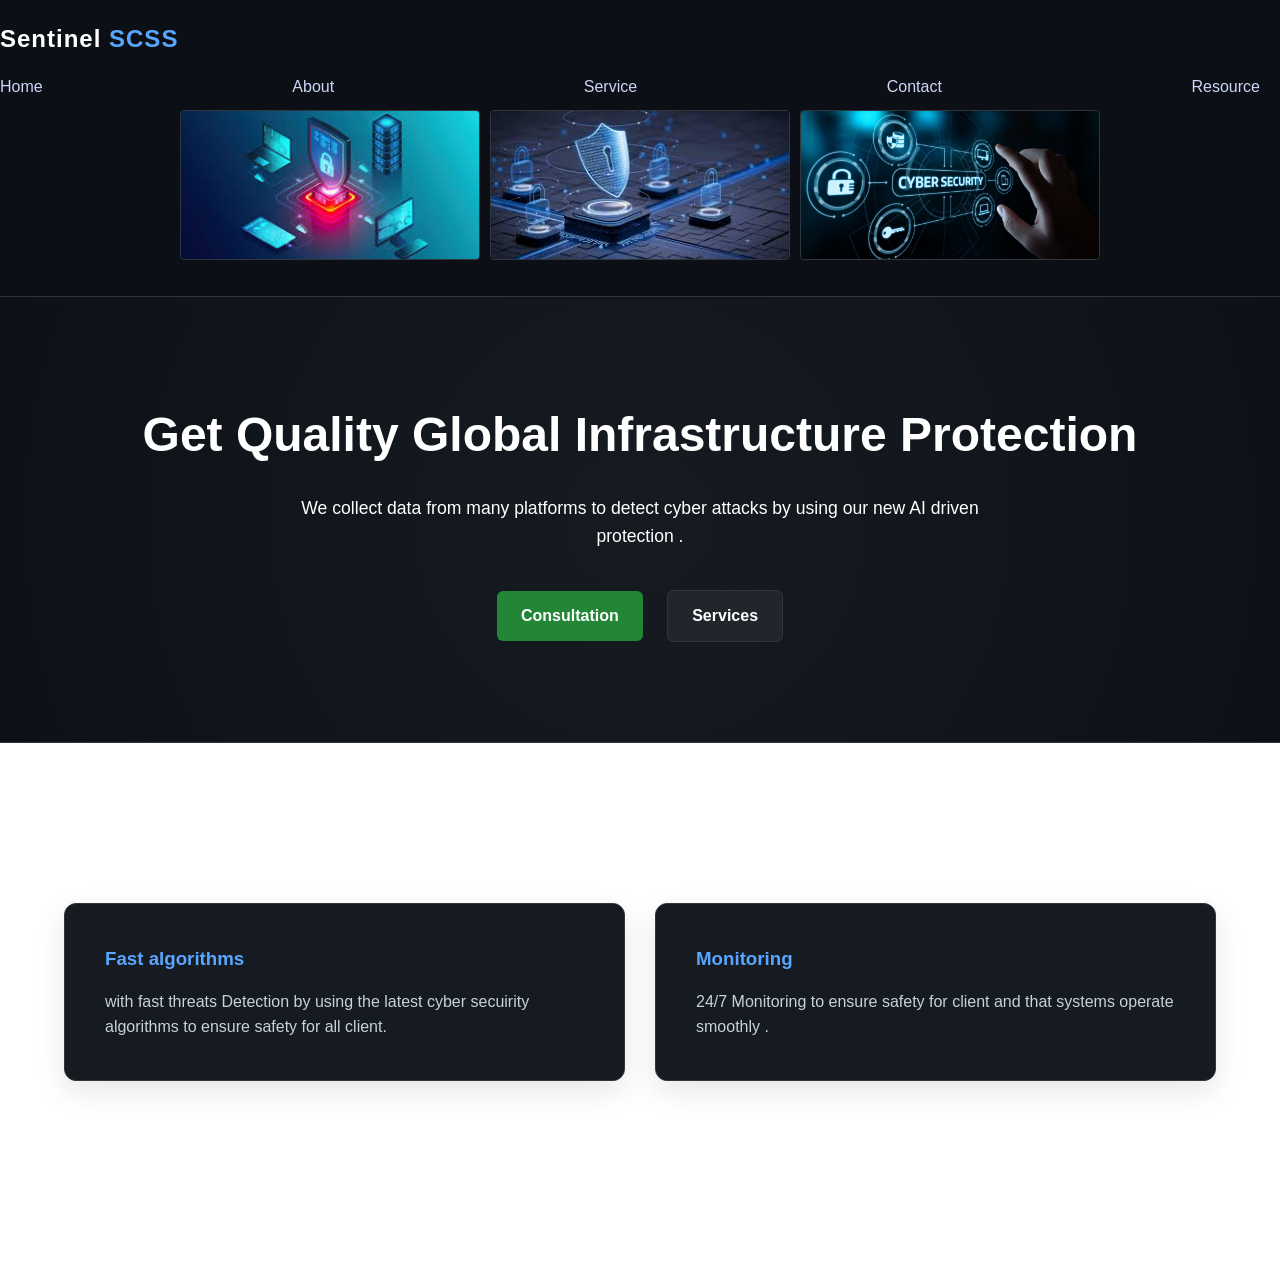
<file: index.html>
<!DOCTYPE html>
<html lang="en">
<head>
    <meta charset="UTF-8">
    <meta name="viewport" content="width=device-width, initial-scale=1.0">
    <title>Sentinel SCSS | Global Infrastructure Protection</title>
    <!--style sheet link-->
    <link rel="stylesheet" href="style.css">
</head>
<body>
   <!--navigation bar-->
    <header>
        <div class="logo">Sentinel <span>SCSS</span></div>
        <nav>
<!--page links-->
                <li><a href="index.html">Home</a></li>
                <li><a href="about.html">About</a></li>
                <li><a href="Service.html">Service</a></li>
                <li><a href="contact.html">Contact</a></li>
                <li><a href="Resource.html">Resource</a></li>

<!--visual images-->
            <div class="image-row">
                <img src="download (1).jpg"  width="300">
                <img src="download.jpg"  width="300">
                <img src="Cyber-Security-Icon-Concept-2-1-1024x632.jpeg"  width="300" >
            </div>
        </nav>
    </div>
</header>

<!--call for action-->
    <header class="hero">
        <div class="container hero-content">
            <h1>Get Quality Global Infrastructure Protection</h1>
            <p>We collect data from  many platforms to detect cyber attacks by using our new AI driven protection .</p>
            <div class="hero-btns">
                <a href="consultation" class="btn btn-primary"> Consultation</a>
                <a href="Service" class="btn btn-secondary"> Services</a>
            </div>
        </div>
    </header>

    <!--features-->
    <section id="Services">
        <div>
            <div>
                <h3>Fast algorithms</h3>
                <p>with fast threats Detection by using the latest cyber secuirity algorithms to ensure safety for all client.</p>
            </div>

            <div class="service box">
                <h3> Monitoring</h3>
                <p>24/7 Monitoring to ensure safety for client and that systems operate smoothly .</p>
            </div>
        </div>
    </section>

</body>
</html>
</file>
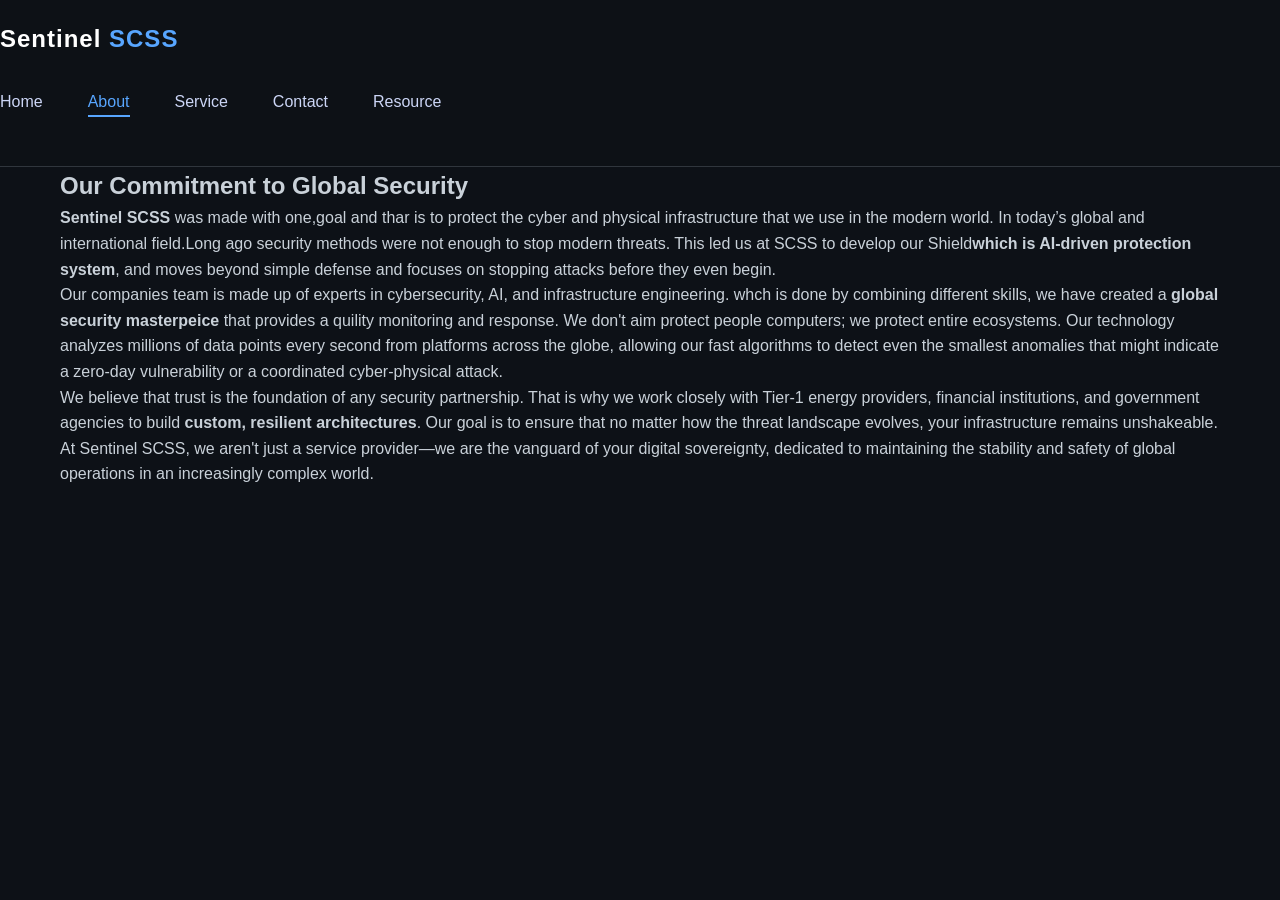
<file: about.html>
<!DOCTYPE html>
<html lang="en">
<head>
    <meta charset="UTF-8">
    <meta name="viewport" content="width=device-width, initial-scale=1.0">
    <title>About Us | Sentinel SCSS</title>
    <link rel="stylesheet" href="style.css">
</head>
<body>

    <!--navigation-->
    <header class="main-header">
        <div class="logo">Sentinel <span>SCSS</span></div>
        <nav>
            <ul class="nav-menu">
                <li><a href="index.html">Home</a></li>
                <li><a href="about.html" class="active">About</a></li>
                <li><a href="Service.html">Service</a></li>
                <li><a href="contact.html">Contact</a></li>
                <li><a href="Resource.html">Resource</a></li>
            </ul>
        </nav>
    </header>

<!--Main-->
    <main class="container">
        <section class="about-statement">
            <h2>Our Commitment to Global Security</h2>
            
            <p>
                <strong>Sentinel SCSS</strong> was made with one,goal and thar is to protect the cyber and physical infrastructure that we use in the modern world. In today’s global and international field.Long ago security methods were not  enough to stop modern threats. This led us  at SCSS to develop our Shield<strong>which is AI-driven protection system</strong>, and moves  beyond simple defense and focuses on stopping attacks before they even begin.
            </p>

            <p>
                Our companies team is made up of experts in cybersecurity, AI, and infrastructure engineering. whch is done by combining  different skills, we have created a <strong>global security masterpeice</strong> that provides a quility monitoring and response. We don't aim protect people computers; we protect entire ecosystems. Our technology analyzes millions of data points every second from platforms across the globe, allowing our fast algorithms to detect even the smallest anomalies that might indicate a zero-day vulnerability or a coordinated cyber-physical attack.
            </p>

            <p>
                We believe that trust is the foundation of any security partnership. That is why we work closely with Tier-1 energy providers, financial institutions, and government agencies to build <strong>custom, resilient architectures</strong>. Our goal is to ensure that no matter how the threat landscape evolves, your infrastructure remains unshakeable. At Sentinel SCSS, we aren't just a service provider—we are the vanguard of your digital sovereignty, dedicated to maintaining the stability and safety of global operations in an increasingly complex world.
            </p>
        </section>
    </main>

</body>
</html>
</file>
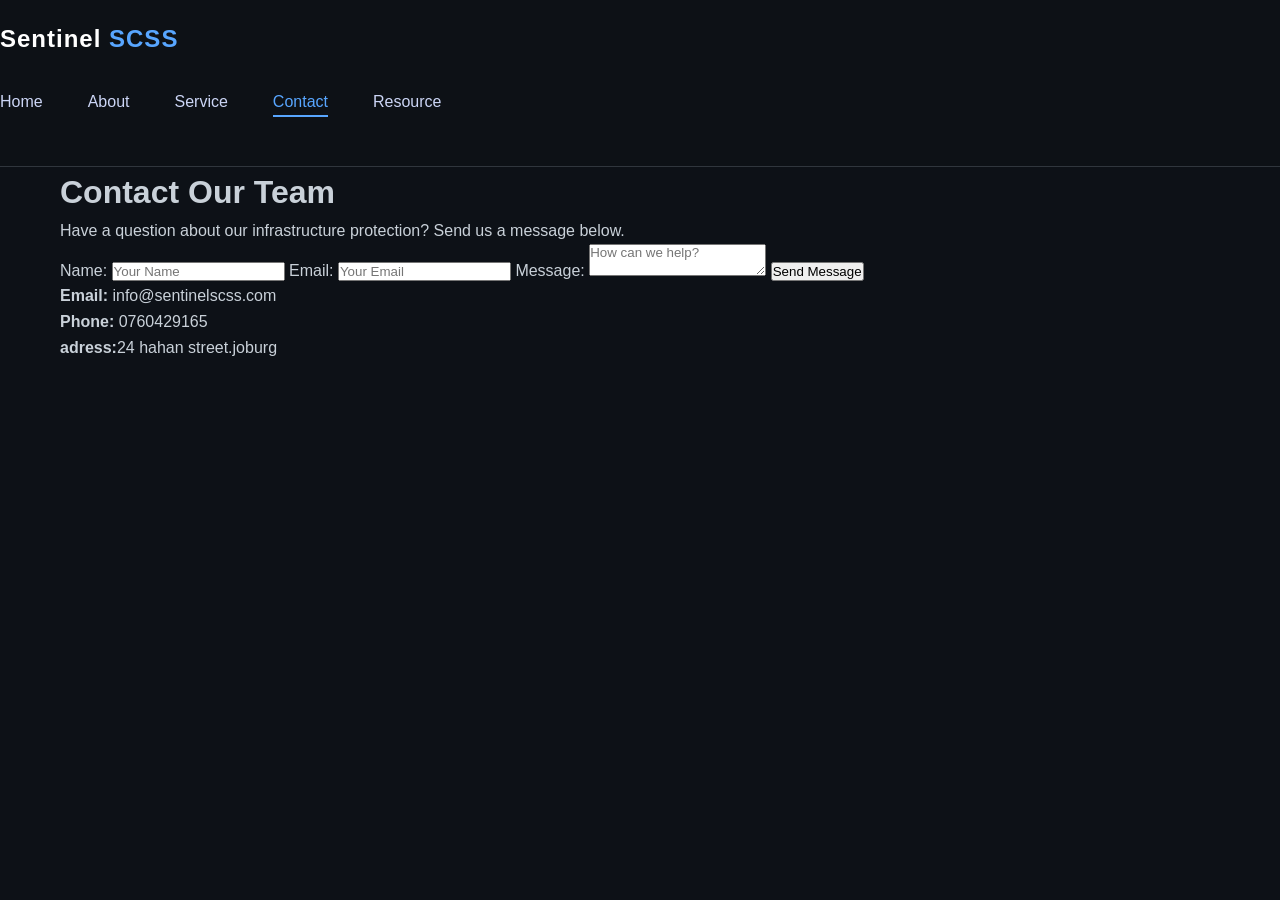
<file: contact.html>
<!DOCTYPE html>
<html lang="en">
<head>
    <meta charset="UTF-8">
    <title>Contact Us | Sentinel SCSS</title>
    <link rel="stylesheet" href="style.css">
</head>
<body>

<!--header-->
    <header class="main-header">
        <div class="logo">Sentinel <span>SCSS</span></div>
        <!--contact information-->
        <nav>
            <ul class="nav-menu">
                <li><a href="index.html">Home</a></li>
                <li><a href="about.html">About</a></li>
                <li><a href="Service.html">Service</a></li>
                <li><a href="contact.html" class="active">Contact</a></li>
                <li><a href="Resource.html">Resource</a></li>
            </ul>
        </nav>
    </header>

<!--Main-->
    <main class="contact-section">
        <div class="container">
            <h1>Contact Our Team</h1>
            <p>Have a question about our infrastructure protection? Send us a message below.</p>

            <form action="#" method="post" class="simple-form">
                <label for="name">Name:</label>
                <input type="text" id="name" name="name" placeholder="Your Name" required>

                <label for="email">Email:</label>
                <input type="email" id="email" name="email" placeholder="Your Email" required>

                <label for="message">Message:</label>
                <textarea id="message" name="message" placeholder="How can we help?" required></textarea>

                <button type="submit" class="submit-btn">Send Message</button>
            </form>

            <!--contact details-->
            <div class="contact-details">
                <p><strong>Email:</strong> info@sentinelscss.com</p>
                <p><strong>Phone:</strong> 0760429165</p>
                <p><strong>adress:</strong>24 hahan street.joburg</p>
            </div>
        </div>
    </main>

</body>
</html>
</file>
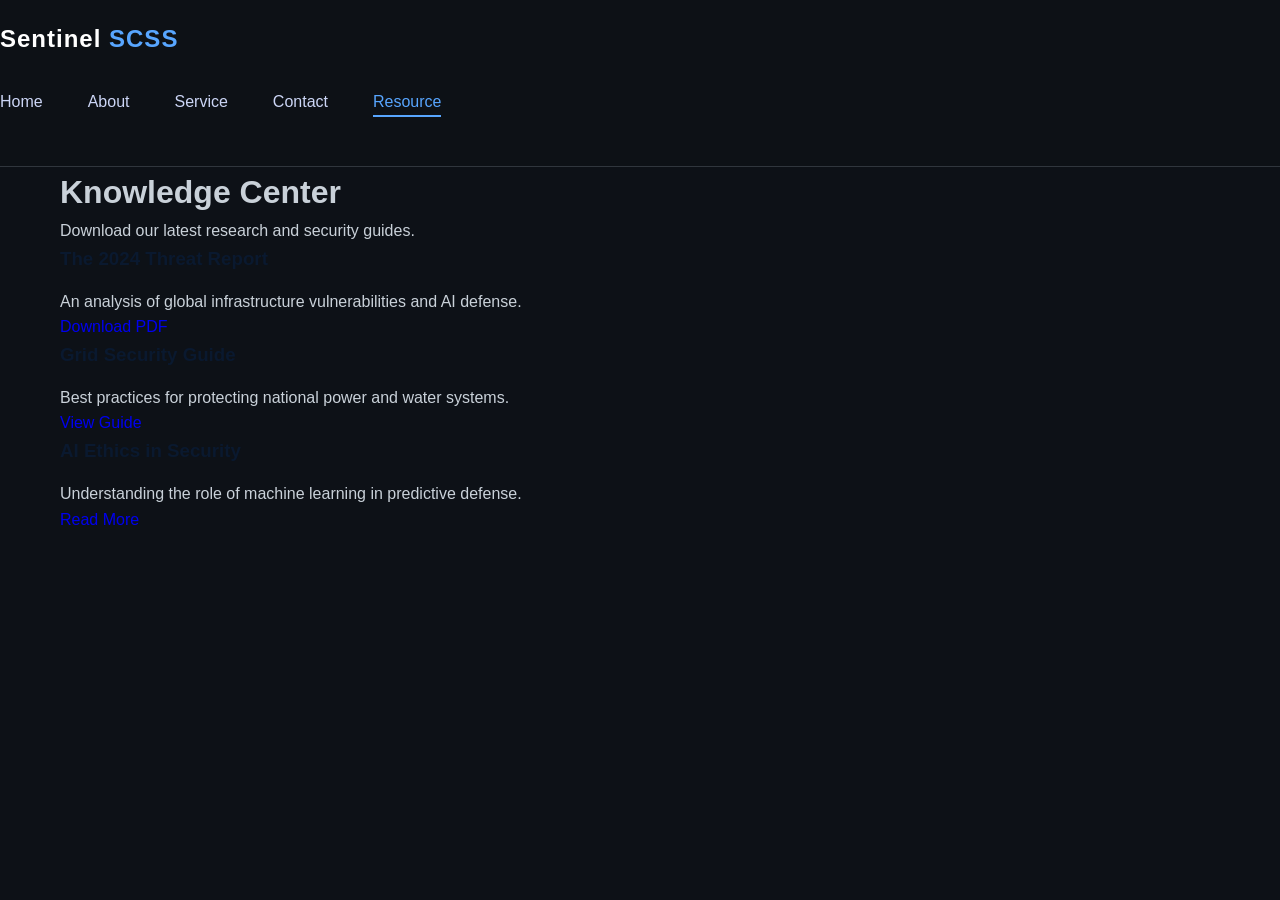
<file: resource.html>
<!DOCTYPE html>
<html lang="en">
<head>
    <meta charset="UTF-8">
    <title>Resources | Sentinel SCSS</title>
    <link rel="stylesheet" href="style.css">
</head>
<body>

    <!--navigation-->
    <header class="main-header">
        <div class="logo">Sentinel <span>SCSS</span></div>
        <nav>
            <ul class="nav-menu">
                <li><a href="index.html">Home</a></li>
                <li><a href="about.html">About</a></li>
                <li><a href="Service.html">Service</a></li>
                <li><a href="contact.html">Contact</a></li>
                <li><a href="Resource.html" class="active">Resource</a></li>
            </ul>
        </nav>
    </header>

    <!--Main-->
    <main class="container">
        <div class="resource-header">
            <h1>Knowledge Center</h1>
            <p>Download our latest research and security guides.</p>
        </div>

        <div class="resource-list">
            <!-- Resource 1 -->
            <div class="item">
                <h3>The 2024 Threat Report</h3>
                <p>An analysis of global infrastructure vulnerabilities and AI defense.</p>
                <a href="#">Download PDF</a>
            </div>

            <!-- Resource 2 -->
            <div class="item">
                <h3>Grid Security Guide</h3>
                <p>Best practices for protecting national power and water systems.</p>
                <a href="#">View Guide</a>
            </div>

            <!-- Resource 3 -->
            <div class="item">
                <h3>AI Ethics in Security</h3>
                <p>Understanding the role of machine learning in predictive defense.</p>
                <a href="#">Read More</a>
            </div>
        </div>
    </main>

</body>
</html>
</file>
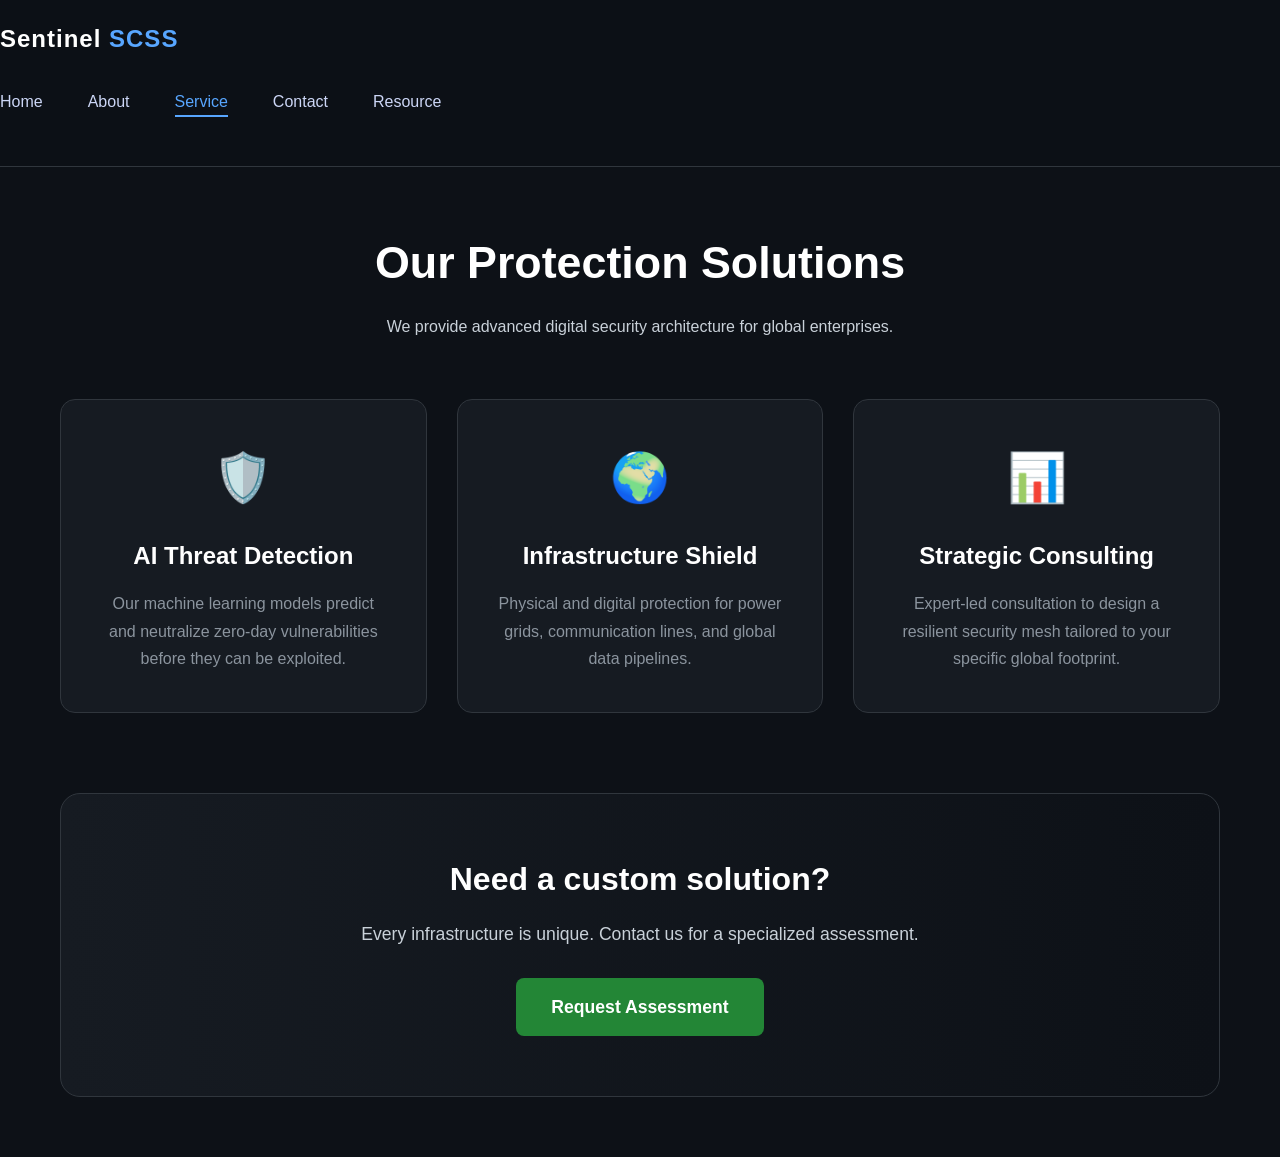
<file: service.html>
<!DOCTYPE html>
<html lang="en">
<head>
    <meta charset="UTF-8">
    <meta name="viewport" content="width=device-width, initial-scale=1.0">
    <title>Services | Sentinel SCSS</title>
    <link rel="stylesheet" href="style.css">
</head>
<body>

    <!--  Header -->
    <header>
        <div class="logo">Sentinel <span>SCSS</span></div>
        <nav>
            <ul class="nav-menu">
                <li><a href="index.html">Home</a></li>
                <li><a href="about.html">About</a></li>
                <li><a href="service.html" class="active">Service</a></li>
                <li><a href="contact.html">Contact</a></li>
                <li><a href="#">Resource</a></li>
            </ul>
        </nav>
    </header>

    <main class="service-container">
        <section class="service-intro">
            <h1>Our Protection Solutions</h1>
            <p>We provide advanced digital security architecture for global enterprises.</p>
        </section>

        <div class="service-grid">
            <!-- Service 1 -->
            <div class="service-card">
                <div class="icon">🛡️</div>
                <h3>AI Threat Detection</h3>
                <p>Our machine learning models predict and neutralize zero-day vulnerabilities before they can be exploited.</p>
            </div>

            <!-- Service 2 -->
            <div class="service-card">
                <div class="icon">🌍</div>
                <h3>Infrastructure Shield</h3>
                <p>Physical and digital protection for power grids, communication lines, and global data pipelines.</p>
            </div>

            <!-- Service 3 -->
            <div class="service-card">
                <div class="icon">📊</div>
                <h3>Strategic Consulting</h3>
                <p>Expert-led consultation to design a resilient security mesh tailored to your specific global footprint.</p>
            </div>
        </div>

        <section class="service-cta">
            <h3>Need a custom solution?</h3>
            <p>Every infrastructure is unique. Contact us for a specialized assessment.</p>
            <a href="contact.html" class="btn-consult">Request Assessment</a>
        </section>
    </main>

</body>
</html>
</file>
<file: style.css>
/* General Reset */
* {
    margin: 0;
    padding: 0;
    box-sizing: border-box;
    font-family: 'Segoe UI', Tahoma, Geneva, Verdana, sans-serif;
}

body {
    background-color: #f4f7f6;
    color: #333;
    line-height: 1.6;
}

/* Header & Navigation */
header {
    background: #0a192f;
    color: #fff;
    padding: 1rem 5%;
}

.logo {
    font-size: 1.5rem;
    font-weight: bold;
    color: #fff;
}

.logo span {
    color: #64ffda; /* Teal accent */
}

nav {
    display: flex;
    justify-content: space-between;
    align-items: center;
    padding: 1rem 0;
}

nav li {
    list-style: none;
    display: inline-block;
    margin-right: 20px;
}

nav li a {
    color: #ccd6f6;
    text-decoration: none;
    transition: 0.3s;
}

nav li a:hover {
    color: #64ffda;
}

/* Image Row */
.image-row {
    margin-top: 20px;
    display: flex;
    gap: 10px;
    justify-content: center;
}

.image-row img {
    border-radius: 8px;
    border: 2px solid #64ffda;
}

/* Hero Section */
.hero {
    background: linear-gradient(rgba(10, 25, 47, 0.8), rgba(10, 25, 47, 0.8)), 
                url('https://unsplash.com');
    background-size: cover;
    color: white;
    padding: 100px 5%;
    text-align: center;
}

.hero h1 {
    font-size: 3rem;
    margin-bottom: 20px;
}

.hero p {
    font-size: 1.2rem;
    max-width: 800px;
    margin: 0 auto 30px;
}

/* Buttons */
.btn {
    padding: 12px 30px;
    text-decoration: none;
    border-radius: 5px;
    font-weight: bold;
    display: inline-block;
    margin: 10px;
}

.btn-primary {
    background: #64ffda;
    color: #0a192f;
}

.btn-secondary {
    border: 2px solid #64ffda;
    color: #64ffda;
}

.btn:hover {
    opacity: 0.8;
}

/* Services Section */
#Services {
    padding: 80px 5%;
    display: flex;
    justify-content: space-around;
    gap: 20px;
    background: white;
}

.service.box, #Services > div > div {
    background: #f8f9fa;
    padding: 30px;
    border-radius: 10px;
    border-bottom: 4px solid #0a192f;
    flex: 1;
    text-align: center;
    margin-bottom: 20px;
}

h3 {
    margin-bottom: 15px;
    color: #0a192f;
}

/* Container to keep content centered */
.container {
    max-width: 1100px;
    margin: 0 auto;
    padding: 0 20px;
}

/* Nav layout fix */
nav {
    display: flex;
    justify-content: space-between;
    align-items: center;
    flex-wrap: wrap;
}

nav ul {
    display: flex;
    list-style: none;
    gap: 20px;
}

/* Fix the Image Row inside the nav */
.image-row {
    display: flex;
    gap: 15px;
    margin-top: 15px;
    width: 100%;
    justify-content: center;
}

.image-row img {
    border-radius: 5px;
    object-fit: cover;
    height: 150px; /* Uniform height for the thumbnails */
}

/* Hero Content Styling */
.hero-content {
    padding: 100px 0;
    text-align: center;
}

.hero-btns {
    margin-top: 25px;
}

/* Services Layout - Side by Side */
#Services > div {
    display: flex;
    gap: 30px;
    justify-content: center;
    padding: 50px 0;
}

#Services div div, .service.box {
    background: #fff;
    padding: 40px;
    border-radius: 12px;
    box-shadow: 0 10px 30px rgba(0,0,0,0.1);
    flex: 1; /* Makes both boxes equal width */
    transition: transform 0.3s ease;
}

#Services div div:hover {
    transform: translateY(-10px);
}

/* Link Styling */
a {
    text-decoration: none;
    transition: 0.3s;
}

/* Button Colors */
.btn-primary {
    background: #007bff;
    color: white;
}

.btn-secondary {
    background: #6c757d;
    color: white;
}

/* 1. Base Styles */
* {
    margin: 0;
    padding: 0;
    box-sizing: border-box;
}

body {
    font-family: 'Inter', sans-serif;
    line-height: 1.6;
    background-color: #0d1117; /* Cyber Dark Background */
    color: #c9d1d9;
}

.container {
    max-width: 1200px;
    margin: 0 auto;
    padding: 0 20px;
}

/* 2. Navigation & Logo */
header {
    background: rgba(13, 17, 23, 0.95);
    border-bottom: 1px solid #30363d;
    padding: 20px 0;
    position: sticky;
    top: 0;
    z-index: 1000;
}

.logo {
    font-size: 24px;
    font-weight: 800;
    letter-spacing: 1px;
}

.logo span {
    color: #58a6ff; /* Sentinel Blue */
}

nav ul {
    display: flex;
    list-style: none;
    gap: 25px;
    margin: 15px 0;
}

nav a {
    color: #8b949e;
    text-decoration: none;
    font-weight: 500;
    transition: color 0.3s;
}

nav a:hover {
    color: #58a6ff;
}

/* 3. Navigation Images Row */
.image-row {
    display: flex;
    gap: 10px;
    margin-top: 10px;
}

.image-row img {
    border-radius: 4px;
    border: 1px solid #30363d;
}

/* 4. Hero Section */
.hero {
    padding: 100px 0;
    text-align: center;
    background: radial-gradient(circle at center, #161b22 0%, #0d1117 100%);
}

.hero h1 {
    font-size: 3rem;
    color: #fff;
    margin-bottom: 20px;
}

.hero p {
    font-size: 1.1rem;
    max-width: 700px;
    margin: 0 auto 40px;
}

.btn {
    padding: 12px 24px;
    border-radius: 6px;
    text-decoration: none;
    font-weight: bold;
    display: inline-block;
    margin: 0 10px;
}

.btn-primary {
    background-color: #238636;
    color: #fff;
}

.btn-secondary {
    border: 1px solid #30363d;
    color: #fff;
    background: #21262d;
}

/* 5. Services Grid */
#Services > div {
    display: grid;
    grid-template-columns: 1fr 1fr; /* Two side-by-side boxes */
    gap: 30px;
    padding: 80px 0;
}

#Services div div, .service.box {
    background: #161b22;
    padding: 40px;
    border: 1px solid #30363d;
    border-radius: 12px;
    text-align: left;
    transition: border-color 0.3s;
}

#Services div div:hover {
    border-color: #58a6ff;
}

#Services h3 {
    color: #58a6ff;
    margin-bottom: 15px;
}

/* 6. Mobile Responsiveness */
@media (max-width: 768px) {
    #Services > div {
        grid-template-columns: 1fr; /* Stack boxes on small screens */
    }

    nav ul {
        flex-direction: column;
        gap: 10px;
    }

    .image-row {
        flex-wrap: wrap;
        justify-content: center;
    }
}

/* Specific Styles for Resource Page */
.resource-container {
    max-width: 1200px;
    margin: 60px auto;
    padding: 0 20px;
}

.resource-intro {
    text-align: center;
    margin-bottom: 50px;
}

.resource-intro h1 {
    font-size: 2.5rem;
    color: #fff;
    margin-bottom: 10px;
}

/* The Grid Layout */
.resource-grid {
    display: grid;
    grid-template-columns: repeat(auto-fit, minmax(280px, 1fr));
    gap: 25px;
}

/* Individual Cards */
.resource-card {
    background: #161b22;
    padding: 30px;
    border: 1px solid #30363d;
    border-radius: 12px;
    transition: all 0.3s ease;
    display: flex;
    flex-direction: column;
}

.resource-card:hover {
    transform: translateY(-5px);
    border-color: #58a6ff;
    box-shadow: 0 10px 20px rgba(0, 0, 0, 0.3);
}

/* Tags (Whitepaper, Guide, etc) */
.tag {
    background: rgba(88, 166, 255, 0.1);
    color: #58a6ff;
    font-size: 0.75rem;
    font-weight: bold;
    text-transform: uppercase;
    padding: 4px 10px;
    border-radius: 20px;
    width: fit-content;
    margin-bottom: 15px;
}

.resource-card h3 {
    margin-bottom: 15px;
    color: #fff;
}

.resource-card p {
    color: #8b949e;
    font-size: 0.95rem;
    margin-bottom: 20px;
    flex-grow: 1; /* Pushes the link to the bottom */
}

/* Links */
.read-more {
    color: #58a6ff;
    text-decoration: none;
    font-weight: bold;
    font-size: 0.9rem;
}

.read-more:hover {
    text-decoration: underline;
}

/* Active Link in Nav */
.nav-menu a.active {
    color: #58a6ff;
    border-bottom: 2px solid #58a6ff;
    padding-bottom: 5px;
}

/* Service Page Specific Styles */
.service-container {
    max-width: 1200px;
    margin: 60px auto;
    padding: 0 20px;
}

.service-intro {
    text-align: center;
    margin-bottom: 60px;
}

.service-intro h1 {
    font-size: 2.8rem;
    color: #fff;
    margin-bottom: 15px;
}

/* Service Grid Layout */
.service-grid {
    display: grid;
    grid-template-columns: repeat(auto-fit, minmax(300px, 1fr));
    gap: 30px;
    margin-bottom: 80px;
}

/* Individual Service Cards */
.service-card {
    background: #161b22;
    padding: 40px;
    border-radius: 15px;
    border: 1px solid #30363d;
    text-align: center;
    transition: all 0.3s ease;
}

.service-card:hover {
    border-color: #238636; /* Success green border */
    background: #1c2128;
    transform: translateY(-8px);
}

.service-card .icon {
    font-size: 3rem;
    margin-bottom: 20px;
}

.service-card h3 {
    color: #fff;
    margin-bottom: 15px;
    font-size: 1.5rem;
}

.service-card p {
    color: #8b949e;
    line-height: 1.7;
}

/* Call to Action (CTA) Section */
.service-cta {
    background: linear-gradient(90deg, #161b22 0%, #0d1117 100%);
    padding: 60px;
    border-radius: 20px;
    border: 1px solid #30363d;
    text-align: center;
}

.service-cta h3 {
    font-size: 2rem;
    color: #fff;
    margin-bottom: 15px;
}

.service-cta p {
    margin-bottom: 30px;
    font-size: 1.1rem;
}

/* Consultation Button */
.btn-consult {
    background-color: #238636;
    color: #fff;
    padding: 15px 35px;
    border-radius: 8px;
    text-decoration: none;
    font-weight: bold;
    font-size: 1.1rem;
    display: inline-block;
    transition: background 0.3s;
}

.btn-consult:hover {
    background-color: #2ea043;
}
</file>
